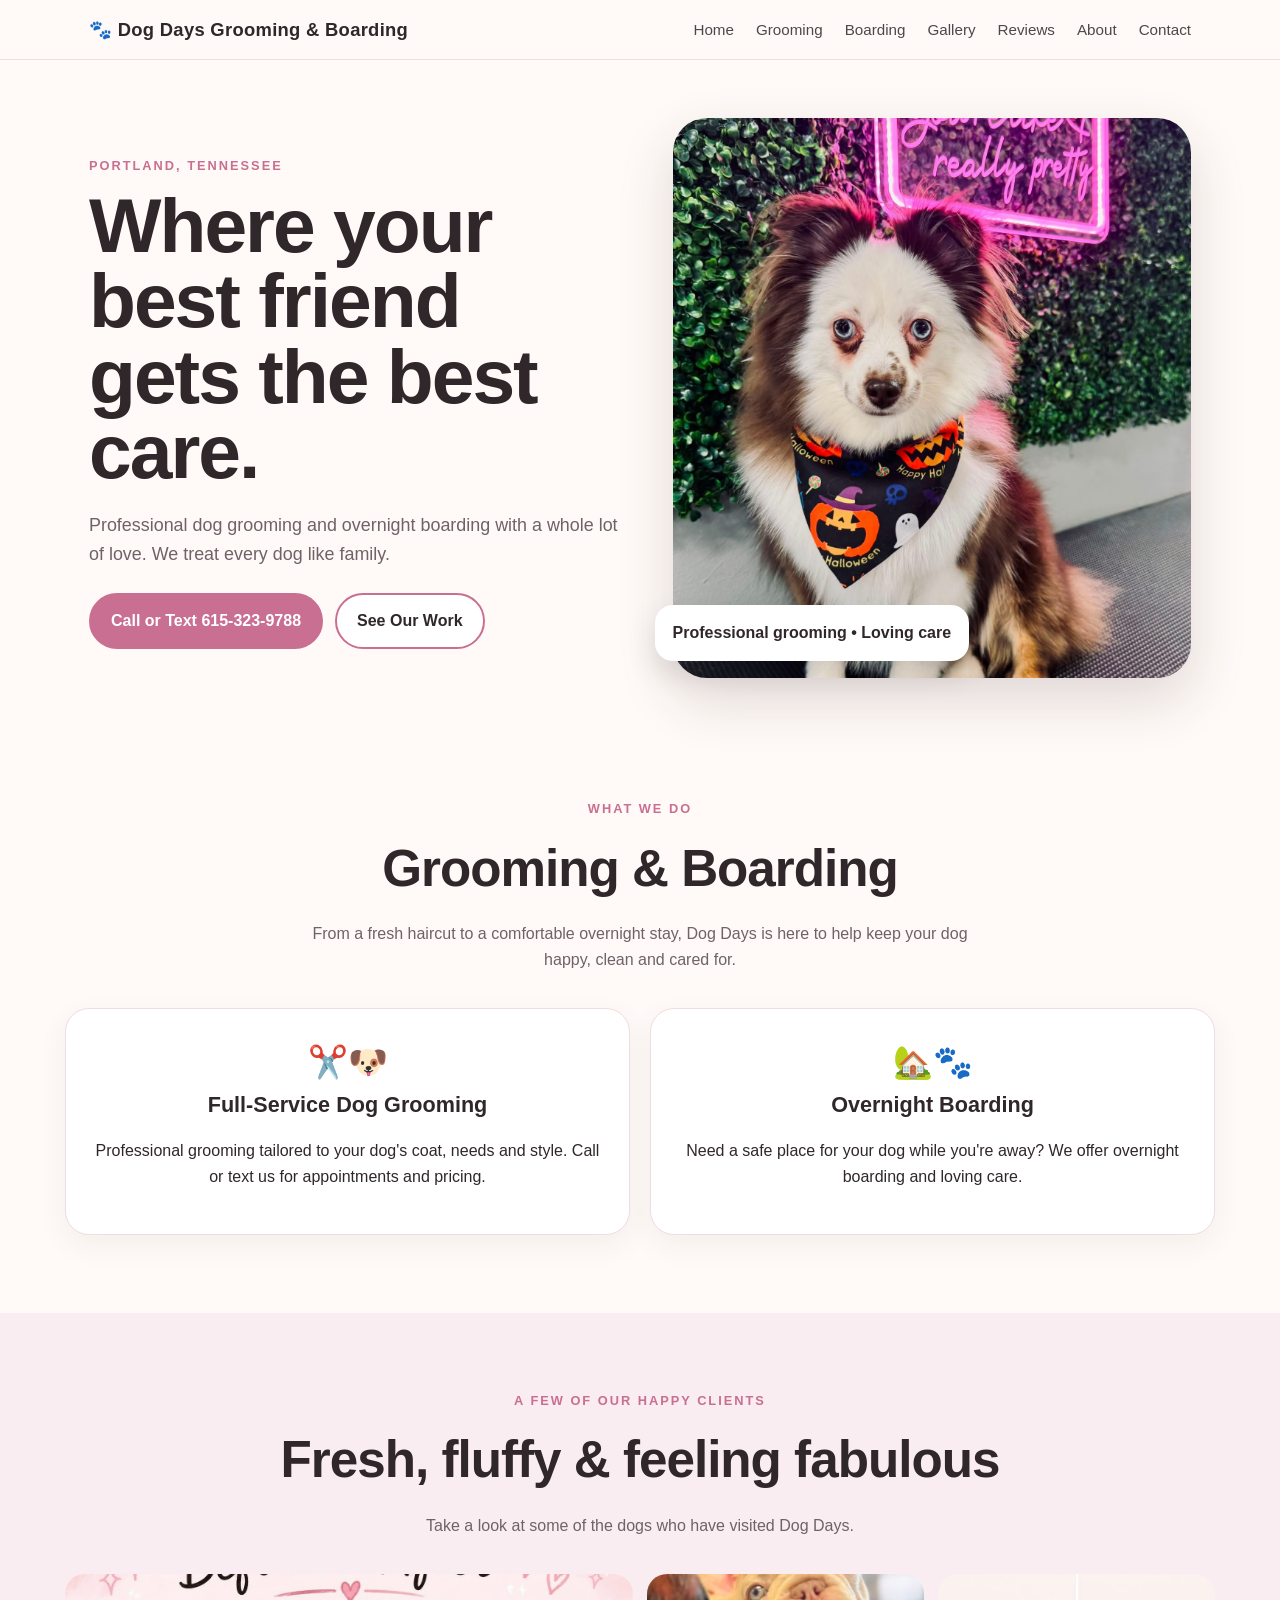
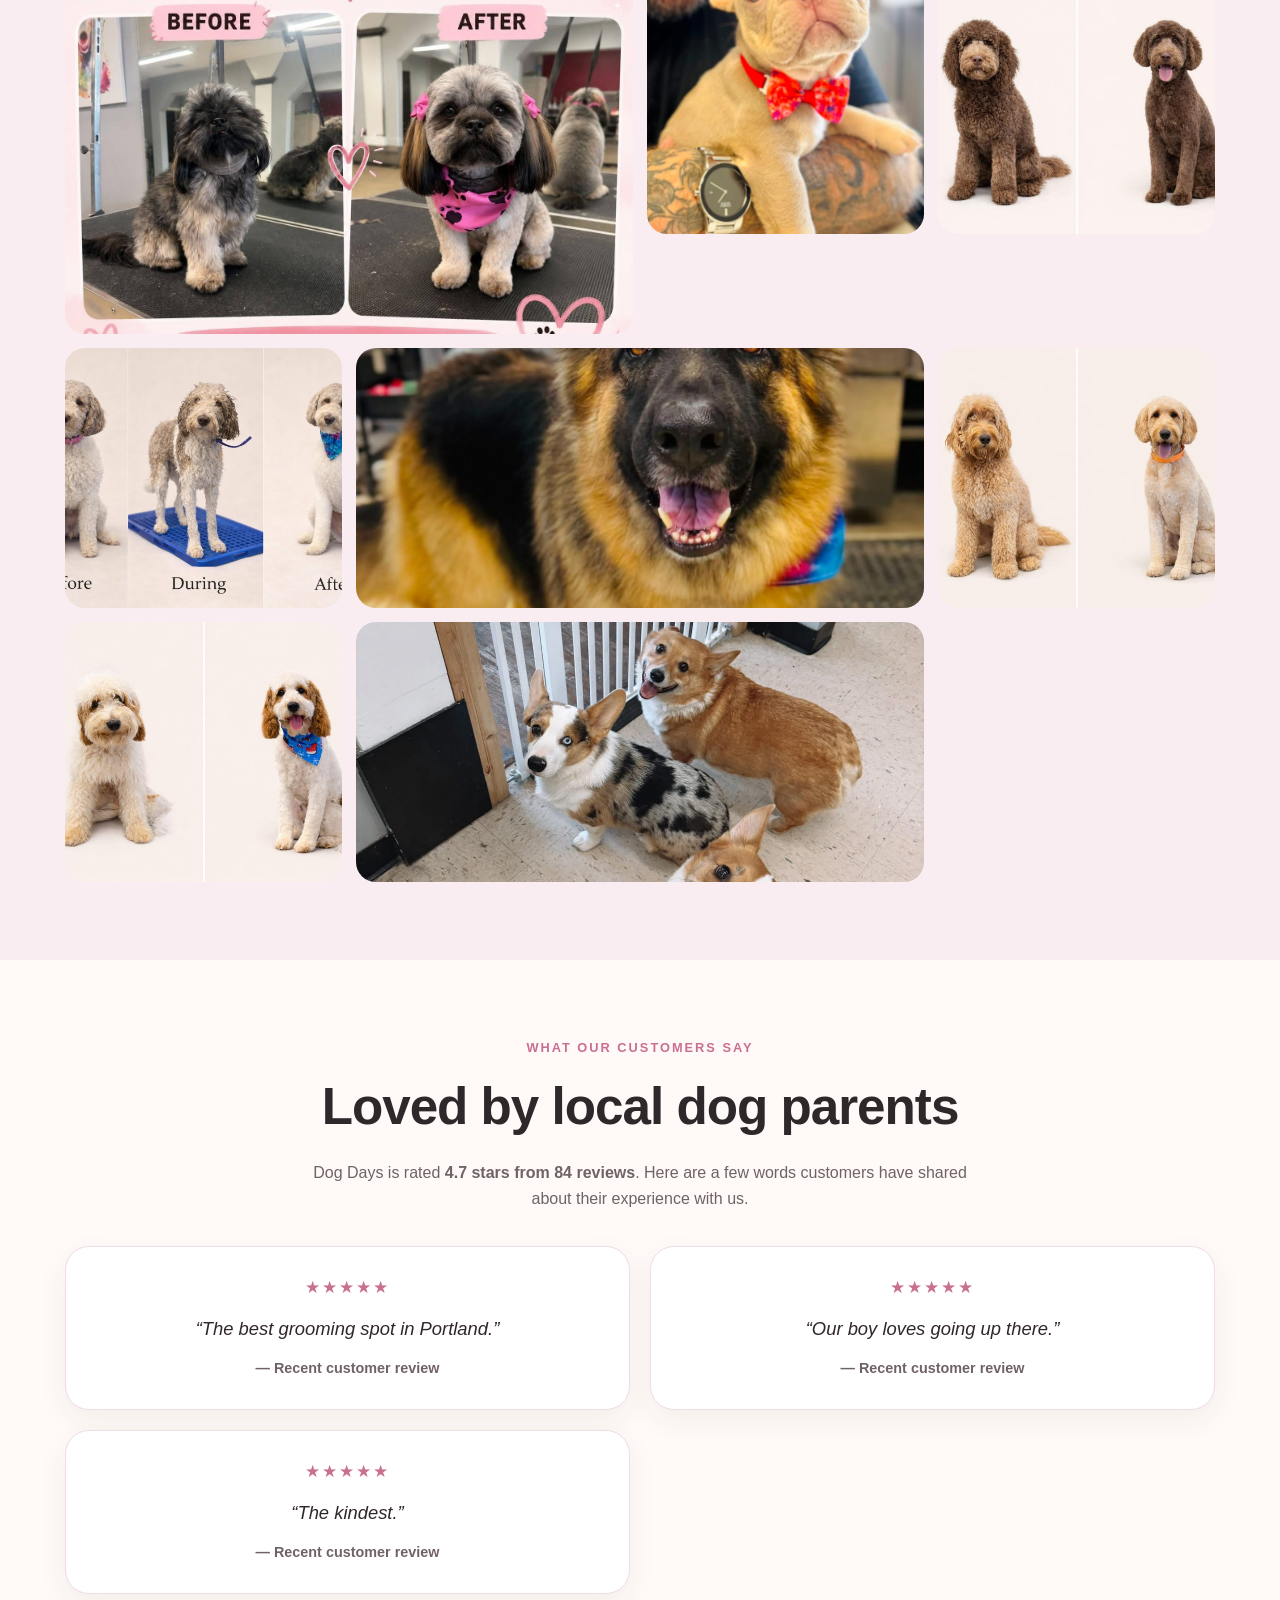
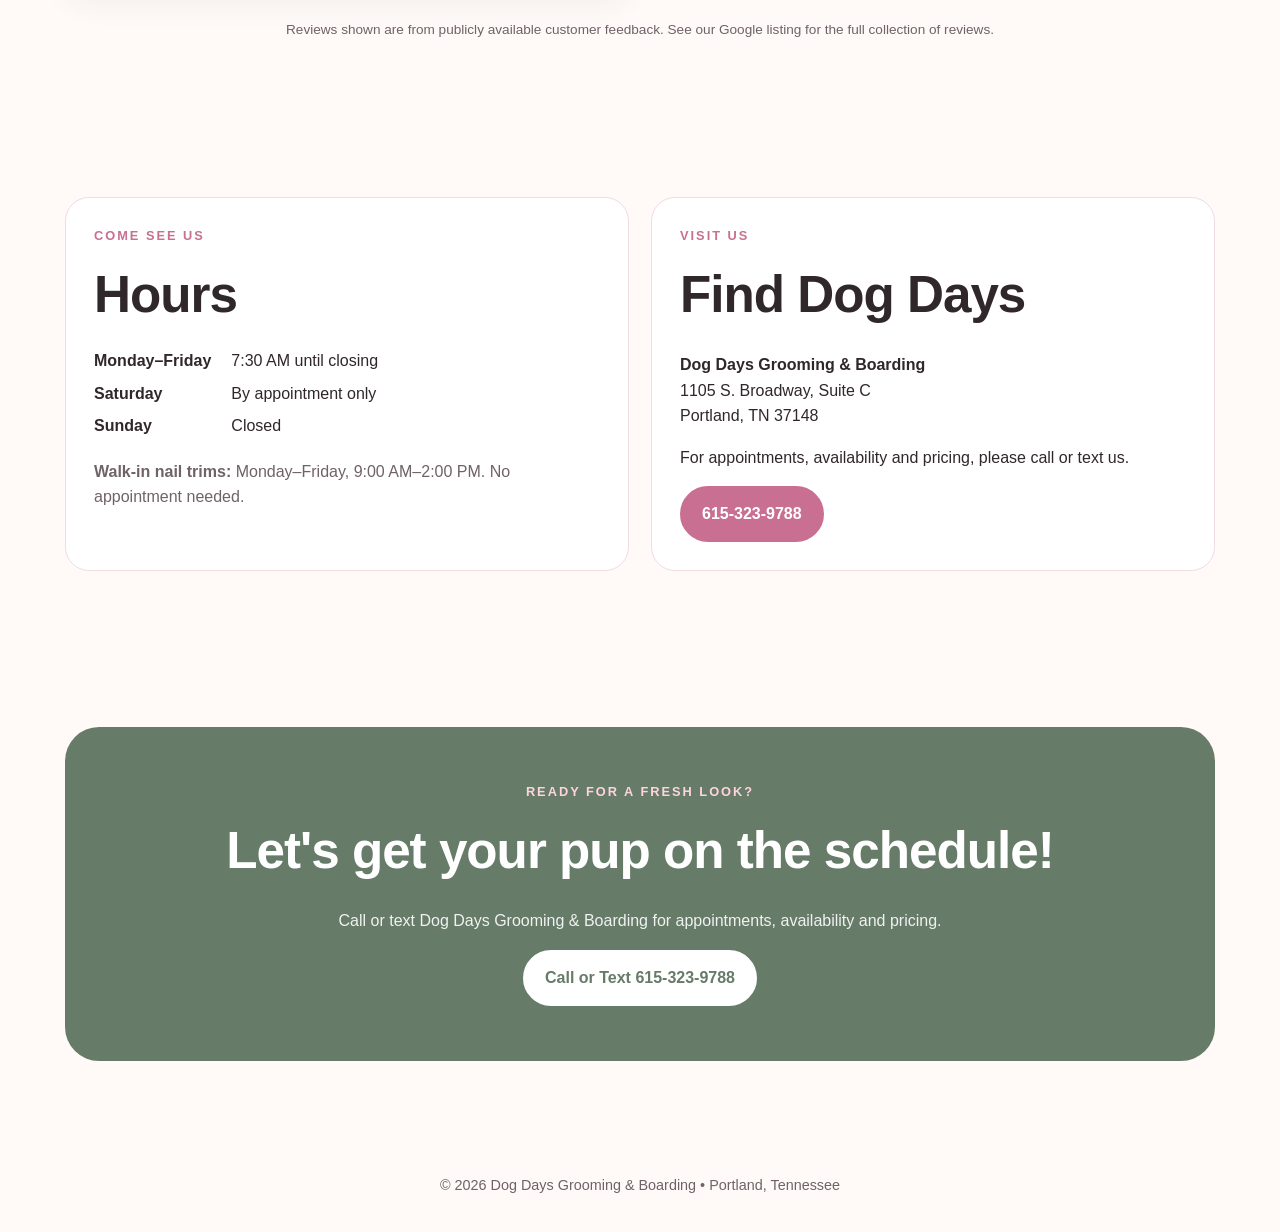
<file: index.html>
<!DOCTYPE html>
<html lang="en">
<head>
<meta charset="UTF-8">
<meta name="viewport" content="width=device-width, initial-scale=1.0">
<title>Dog Days Grooming & Boarding | Portland, Tennessee</title>
<meta name="description" content="Dog Days Grooming & Boarding in Portland, Tennessee. Full-service dog grooming and overnight boarding. Call or text for appointments, availability and pricing.">
<style>
:root{
  --pink:#e9a0b8; --pink-dark:#c96f91; --cream:#fffaf7;
  --ink:#30272b; --muted:#6f6268; --green:#667b68; --white:#fff;
}
*{box-sizing:border-box} html{scroll-behavior:smooth}
body{margin:0;font-family:Arial,Helvetica,sans-serif;color:var(--ink);background:var(--cream);line-height:1.6}
a{color:inherit;text-decoration:none}
.nav{position:sticky;top:0;z-index:10;background:rgba(255,250,247,.96);backdrop-filter:blur(10px);border-bottom:1px solid #f0dce3}
.nav-inner{max-width:1150px;margin:auto;padding:15px 24px;display:flex;align-items:center;justify-content:space-between;gap:20px}
.brand{font-weight:800;font-size:1.15rem;letter-spacing:.3px}
.brand span{color:var(--pink-dark)}
.navlinks{display:flex;gap:22px;font-size:.95rem;color:#51464b}
.navlinks a:hover{color:var(--pink-dark)}
.hero{max-width:1150px;margin:auto;padding:58px 24px 35px;display:grid;grid-template-columns:1.02fr .98fr;gap:44px;align-items:center}
.kicker{color:var(--pink-dark);font-weight:800;text-transform:uppercase;letter-spacing:2px;font-size:.8rem}
h1{font-size:clamp(2.8rem,6vw,5.4rem);line-height:.98;margin:12px 0 22px;letter-spacing:-2px}
.hero p{font-size:1.12rem;color:var(--muted);max-width:560px}
.buttons{display:flex;gap:12px;flex-wrap:wrap;margin-top:25px}
.btn{display:inline-block;padding:13px 20px;border-radius:999px;font-weight:800;border:2px solid var(--pink-dark)}
.btn.primary{background:var(--pink-dark);color:white}
.btn.secondary{background:white}
.hero-photo{position:relative}
.hero-photo img{width:100%;height:560px;object-fit:cover;border-radius:34px;box-shadow:0 22px 55px rgba(61,37,45,.16)}
.badge{position:absolute;left:-18px;bottom:25px;background:white;padding:15px 18px;border-radius:18px;box-shadow:0 12px 30px rgba(0,0,0,.12);font-weight:800}
section{padding:78px 24px}
.section-inner{max-width:1150px;margin:auto}
.center{text-align:center}
h2{font-size:clamp(2rem,4vw,3.2rem);margin:8px 0 12px;letter-spacing:-1px}
.lead{max-width:680px;margin:0 auto 35px;color:var(--muted)}
.cards{display:grid;grid-template-columns:repeat(2,1fr);gap:20px}
.card{background:white;border:1px solid #f0dce3;border-radius:24px;padding:28px;box-shadow:0 10px 30px rgba(75,45,54,.06)}
.card h3{margin:0 0 8px;font-size:1.35rem}
.icon{font-size:2rem}
.alt{background:#f9edf1}
.gallery{display:grid;grid-template-columns:repeat(4,1fr);gap:14px}
.gallery img{width:100%;height:260px;object-fit:cover;border-radius:20px;display:block}
.gallery img.tall{height:360px}
.gallery .wide{grid-column:span 2}
.info{display:grid;grid-template-columns:1fr 1fr;gap:22px}
.info-box{background:white;border-radius:24px;padding:28px;border:1px solid #f0dce3}
.hours{display:grid;grid-template-columns:auto 1fr;gap:7px 20px}
.hours strong{white-space:nowrap}
.cta{background:var(--green);color:white;border-radius:34px;padding:55px 30px;text-align:center}
.cta p{opacity:.9}
footer{padding:35px 24px;text-align:center;color:var(--muted);font-size:.9rem}
.stars{color:var(--pink-dark);letter-spacing:2px;font-size:1.05rem}.review-card p{font-size:1.15rem;font-style:italic;margin:12px 0}.review-card strong{font-size:.9rem;color:var(--muted)}.review-note{margin:25px auto 0;color:var(--muted);font-size:.85rem;max-width:720px}
@media(max-width:800px){
 .nav-inner{align-items:flex-start}.navlinks{display:none}
 .hero{grid-template-columns:1fr;padding-top:35px}.hero-photo img{height:430px}.badge{left:10px}
 .cards,.info{grid-template-columns:1fr}.gallery{grid-template-columns:repeat(2,1fr)}
 .gallery img,.gallery img.tall{height:240px}.gallery .wide{grid-column:span 2}
}
</style>
</head>
<body>

<nav class="nav"><div class="nav-inner">
<a class="brand" href="index.html"><span>🐾</span> Dog Days Grooming & Boarding</a>
<div class="navlinks">
<a href="index.html">Home</a><a href="grooming.html">Grooming</a><a href="boarding.html">Boarding</a><a href="gallery.html">Gallery</a><a href="#reviews">Reviews</a><a href="about.html">About</a><a href="contact.html">Contact</a>
</div></div></nav>

<header class="hero">
  <div>
    <div class="kicker">Portland, Tennessee</div>
    <h1>Where your best friend gets the best care.</h1>
    <p>Professional dog grooming and overnight boarding with a whole lot of love. We treat every dog like family.</p>
    <div class="buttons">
      <a class="btn primary" href="tel:6153239788">Call or Text 615-323-9788</a>
      <a class="btn secondary" href="#gallery">See Our Work</a>
    </div>
  </div>
  <div class="hero-photo">
    <img src="images/dog-1.jpeg" alt="Happy freshly groomed dog at Dog Days Grooming & Boarding">
    <div class="badge">Professional grooming • Loving care</div>
  </div>
</header>

<section id="services">
  <div class="section-inner center">
    <div class="kicker">What we do</div>
    <h2>Grooming & Boarding</h2>
    <p class="lead">From a fresh haircut to a comfortable overnight stay, Dog Days is here to help keep your dog happy, clean and cared for.</p>
    <div class="cards">
      <div class="card">
        <div class="icon">✂️🐶</div>
        <h3>Full-Service Dog Grooming</h3>
        <p>Professional grooming tailored to your dog's coat, needs and style. Call or text us for appointments and pricing.</p>
      </div>
      <div class="card">
        <div class="icon">🏡🐾</div>
        <h3>Overnight Boarding</h3>
        <p>Need a safe place for your dog while you're away? We offer overnight boarding and loving care.</p>
      </div>
    </div>
  </div>
</section>

<section class="alt" id="gallery">
  <div class="section-inner center">
    <div class="kicker">A few of our happy clients</div>
    <h2>Fresh, fluffy & feeling fabulous</h2>
    <p class="lead">Take a look at some of the dogs who have visited Dog Days.</p>
    <div class="gallery">
      <img class="wide tall" src="images/dog-3.jpeg" alt="Grooming before and after">
      <img src="images/dog-4.jpeg" alt="Freshly groomed puppy">
      <img src="images/dog-5.jpeg" alt="Dog grooming transformation">
      <img src="images/dog-6.jpeg" alt="Grooming transformation">
      <img class="wide" src="images/dog-7.jpeg" alt="Happy German Shepherd after grooming">
      <img src="images/dog-8.jpeg" alt="Grooming before and after">
      <img src="images/dog-9.jpeg" alt="Grooming before and after">
      <img class="wide" src="images/dog-10.jpeg" alt="Happy dogs at Dog Days">
    </div>
  </div>
</section>

<section id="reviews">
  <div class="section-inner center">
    <div class="kicker">What our customers say</div>
    <h2>Loved by local dog parents</h2>
    <p class="lead">Dog Days is rated <strong>4.7 stars from 84 reviews</strong>. Here are a few words customers have shared about their experience with us.</p>
    <div class="cards">
      <div class="card review-card">
        <div class="stars">★★★★★</div>
        <p>“The best grooming spot in Portland.”</p>
        <strong>— Recent customer review</strong>
      </div>
      <div class="card review-card">
        <div class="stars">★★★★★</div>
        <p>“Our boy loves going up there.”</p>
        <strong>— Recent customer review</strong>
      </div>
      <div class="card review-card">
        <div class="stars">★★★★★</div>
        <p>“The kindest.”</p>
        <strong>— Recent customer review</strong>
      </div>
    </div>
    <p class="review-note">Reviews shown are from publicly available customer feedback. See our Google listing for the full collection of reviews.</p>
  </div>
</section>

<section id="hours">
  <div class="section-inner info">
    <div class="info-box">
      <div class="kicker">Come see us</div>
      <h2>Hours</h2>
      <div class="hours">
        <strong>Monday–Friday</strong><span>7:30 AM until closing</span>
        <strong>Saturday</strong><span>By appointment only</span>
        <strong>Sunday</strong><span>Closed</span>
      </div>
      <p style="color:var(--muted);margin-top:20px"><strong>Walk-in nail trims:</strong> Monday–Friday, 9:00 AM–2:00 PM. No appointment needed.</p>
    </div>
    <div class="info-box">
      <div class="kicker">Visit us</div>
      <h2>Find Dog Days</h2>
      <p><strong>Dog Days Grooming & Boarding</strong><br>1105 S. Broadway, Suite C<br>Portland, TN 37148</p>
      <p>For appointments, availability and pricing, please call or text us.</p>
      <a class="btn primary" href="tel:6153239788">615-323-9788</a>
    </div>
  </div>
</section>

<section id="contact">
  <div class="section-inner">
    <div class="cta">
      <div class="kicker" style="color:#ffd4df">Ready for a fresh look?</div>
      <h2>Let's get your pup on the schedule!</h2>
      <p>Call or text Dog Days Grooming & Boarding for appointments, availability and pricing.</p>
      <a class="btn" style="background:white;color:var(--green);border-color:white" href="tel:6153239788">Call or Text 615-323-9788</a>
    </div>
  </div>
</section>

<footer>
  © 2026 Dog Days Grooming & Boarding • Portland, Tennessee
</footer>
</body>
</html>
</file>
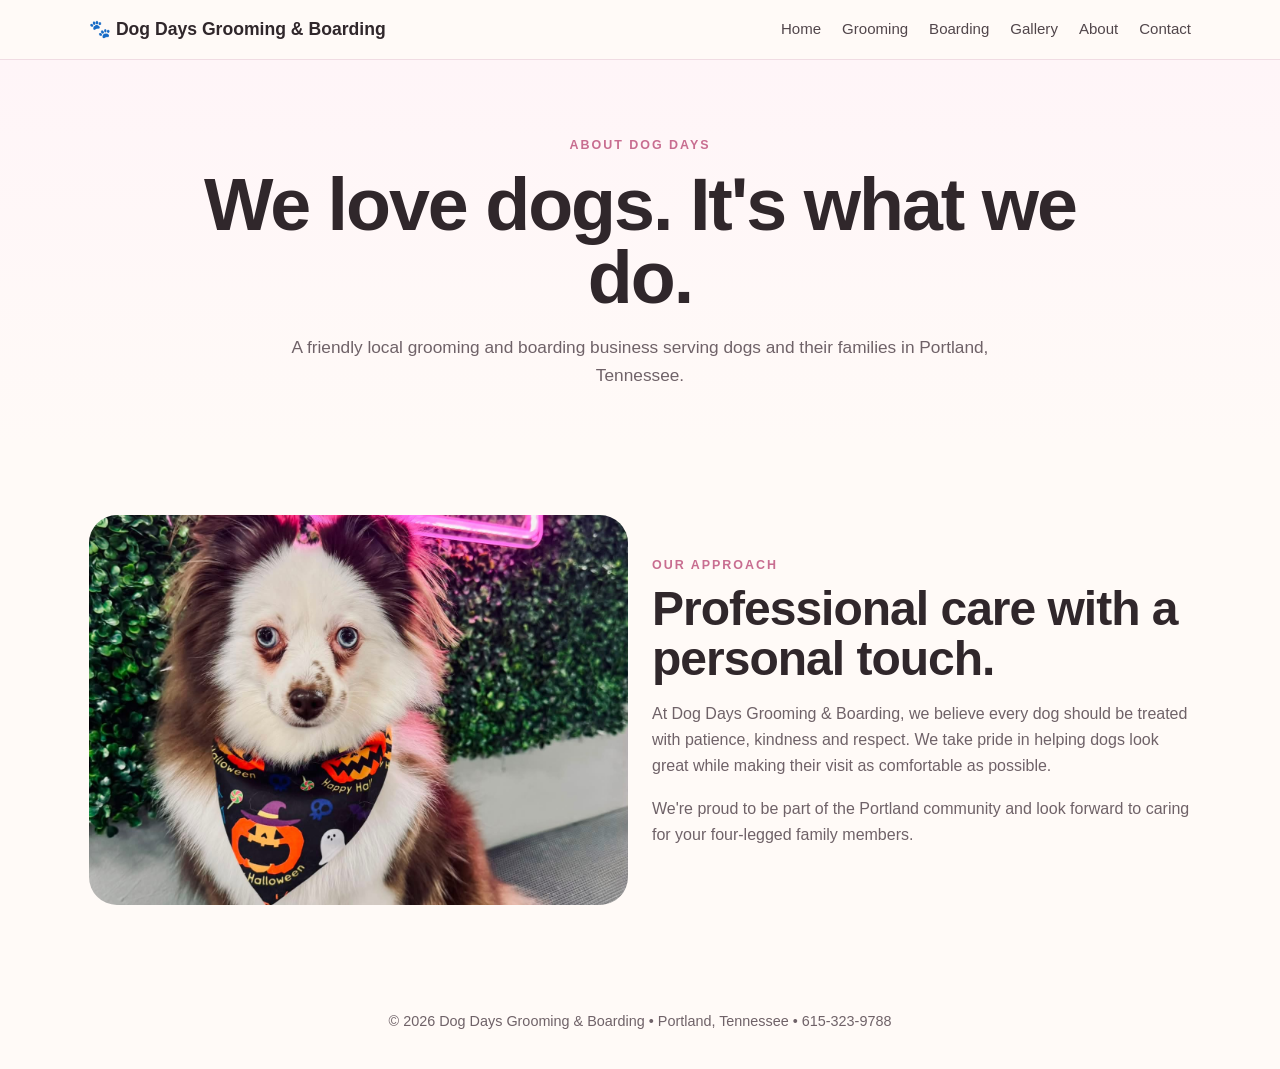
<file: about.html>
<!DOCTYPE html><html lang="en"><head><meta charset="UTF-8"><meta name="viewport" content="width=device-width,initial-scale=1.0"><title>About Us | Dog Days Grooming & Boarding</title><link rel="stylesheet" href="style.css"></head><body><nav class="nav"><div class="nav-inner">
<a class="brand" href="index.html"><span>🐾</span> Dog Days Grooming & Boarding</a>
<div class="navlinks">
<a href="index.html">Home</a><a href="grooming.html">Grooming</a><a href="boarding.html">Boarding</a><a href="gallery.html">Gallery</a><a href="about.html">About</a><a href="contact.html">Contact</a>
</div></div></nav>
<header class="page-hero"><div class="kicker">About Dog Days</div><h1>We love dogs. It's what we do.</h1><p>A friendly local grooming and boarding business serving dogs and their families in Portland, Tennessee.</p></header>
<main class="wrap">
<div class="grid2" style="align-items:center"><img class="photo" src="images/dog-1.jpeg" alt="Happy groomed dog"><div><div class="kicker">Our approach</div><h2>Professional care with a personal touch.</h2><p class="muted">At Dog Days Grooming & Boarding, we believe every dog should be treated with patience, kindness and respect. We take pride in helping dogs look great while making their visit as comfortable as possible.</p><p class="muted">We're proud to be part of the Portland community and look forward to caring for your four-legged family members.</p></div></div>
</main><footer>© 2026 Dog Days Grooming & Boarding • Portland, Tennessee • 615-323-9788</footer></body></html>
</file>
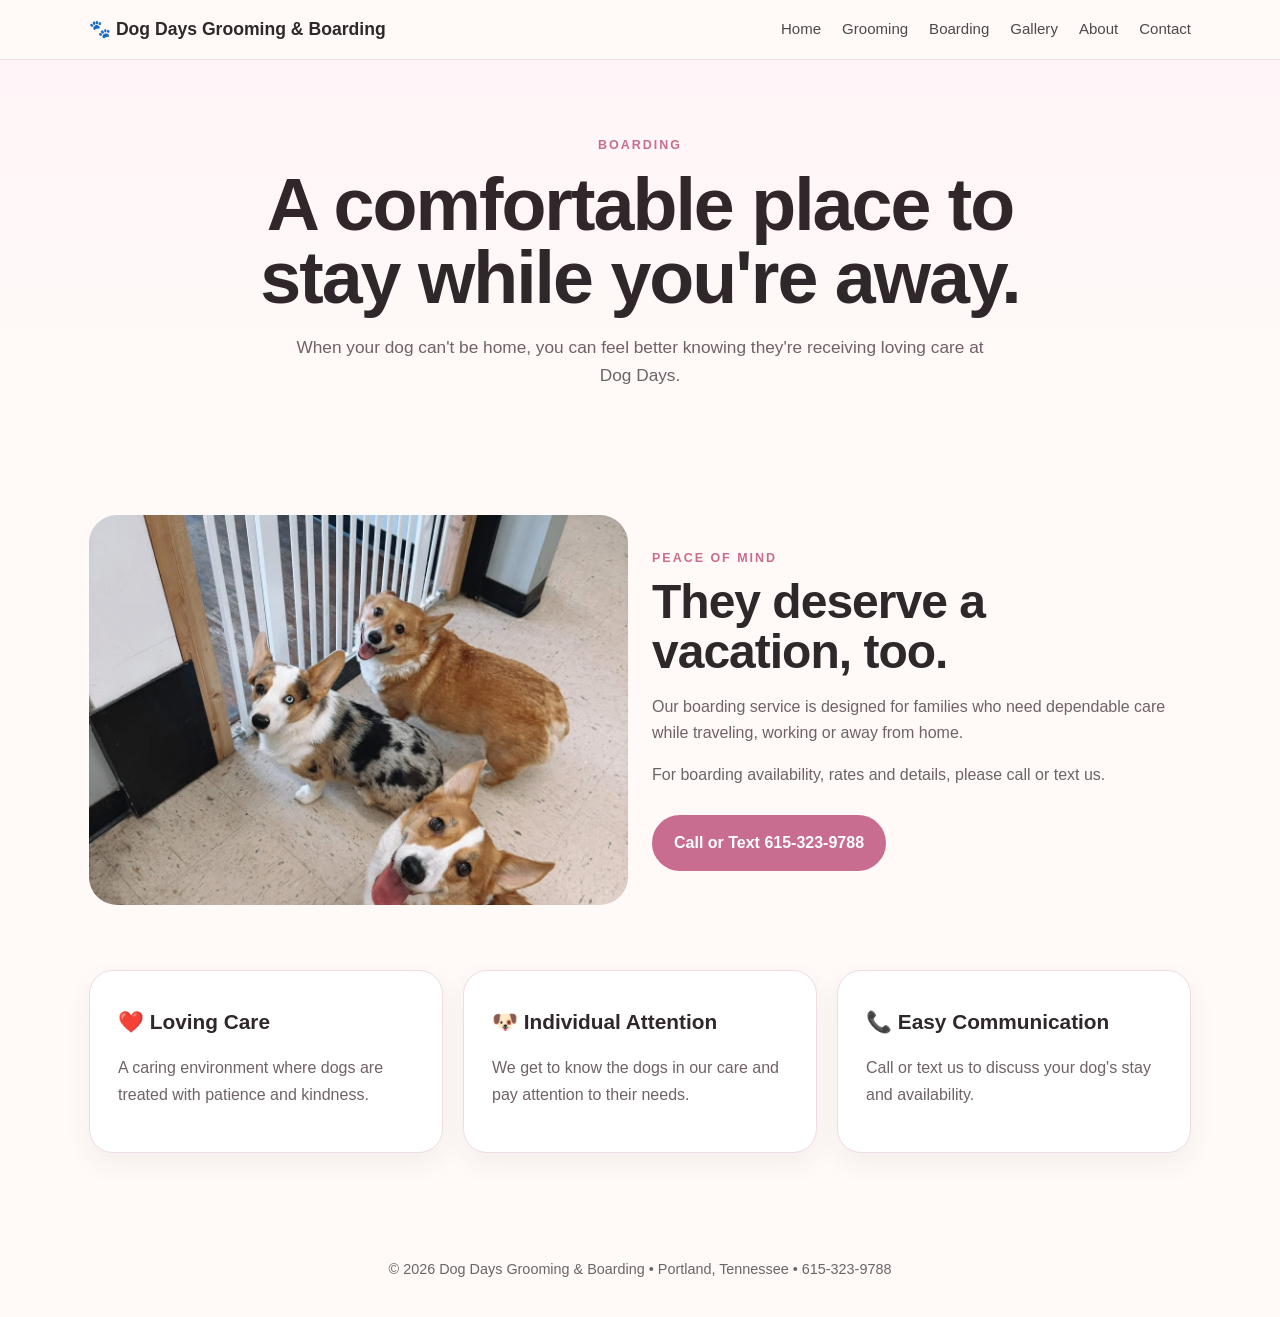
<file: boarding.html>
<!DOCTYPE html><html lang="en"><head><meta charset="UTF-8"><meta name="viewport" content="width=device-width,initial-scale=1.0"><title>Dog Boarding | Dog Days Grooming & Boarding</title><link rel="stylesheet" href="style.css"></head><body><nav class="nav"><div class="nav-inner">
<a class="brand" href="index.html"><span>🐾</span> Dog Days Grooming & Boarding</a>
<div class="navlinks">
<a href="index.html">Home</a><a href="grooming.html">Grooming</a><a href="boarding.html">Boarding</a><a href="gallery.html">Gallery</a><a href="about.html">About</a><a href="contact.html">Contact</a>
</div></div></nav>
<header class="page-hero"><div class="kicker">Boarding</div><h1>A comfortable place to stay while you're away.</h1><p>When your dog can't be home, you can feel better knowing they're receiving loving care at Dog Days.</p></header>
<main class="wrap">
<div class="grid2" style="align-items:center"><img class="photo" src="images/dog-10.jpeg" alt="Happy dogs at Dog Days"><div><div class="kicker">Peace of mind</div><h2>They deserve a vacation, too.</h2><p class="muted">Our boarding service is designed for families who need dependable care while traveling, working or away from home.</p><p class="muted">For boarding availability, rates and details, please call or text us.</p><a class="btn primary" href="tel:6153239788">Call or Text 615-323-9788</a></div></div>
<section style="margin-top:65px"><div class="grid3"><div class="card"><h3>❤️ Loving Care</h3><p class="muted">A caring environment where dogs are treated with patience and kindness.</p></div><div class="card"><h3>🐶 Individual Attention</h3><p class="muted">We get to know the dogs in our care and pay attention to their needs.</p></div><div class="card"><h3>📞 Easy Communication</h3><p class="muted">Call or text us to discuss your dog's stay and availability.</p></div></div></section>
</main><footer>© 2026 Dog Days Grooming & Boarding • Portland, Tennessee • 615-323-9788</footer></body></html>
</file>
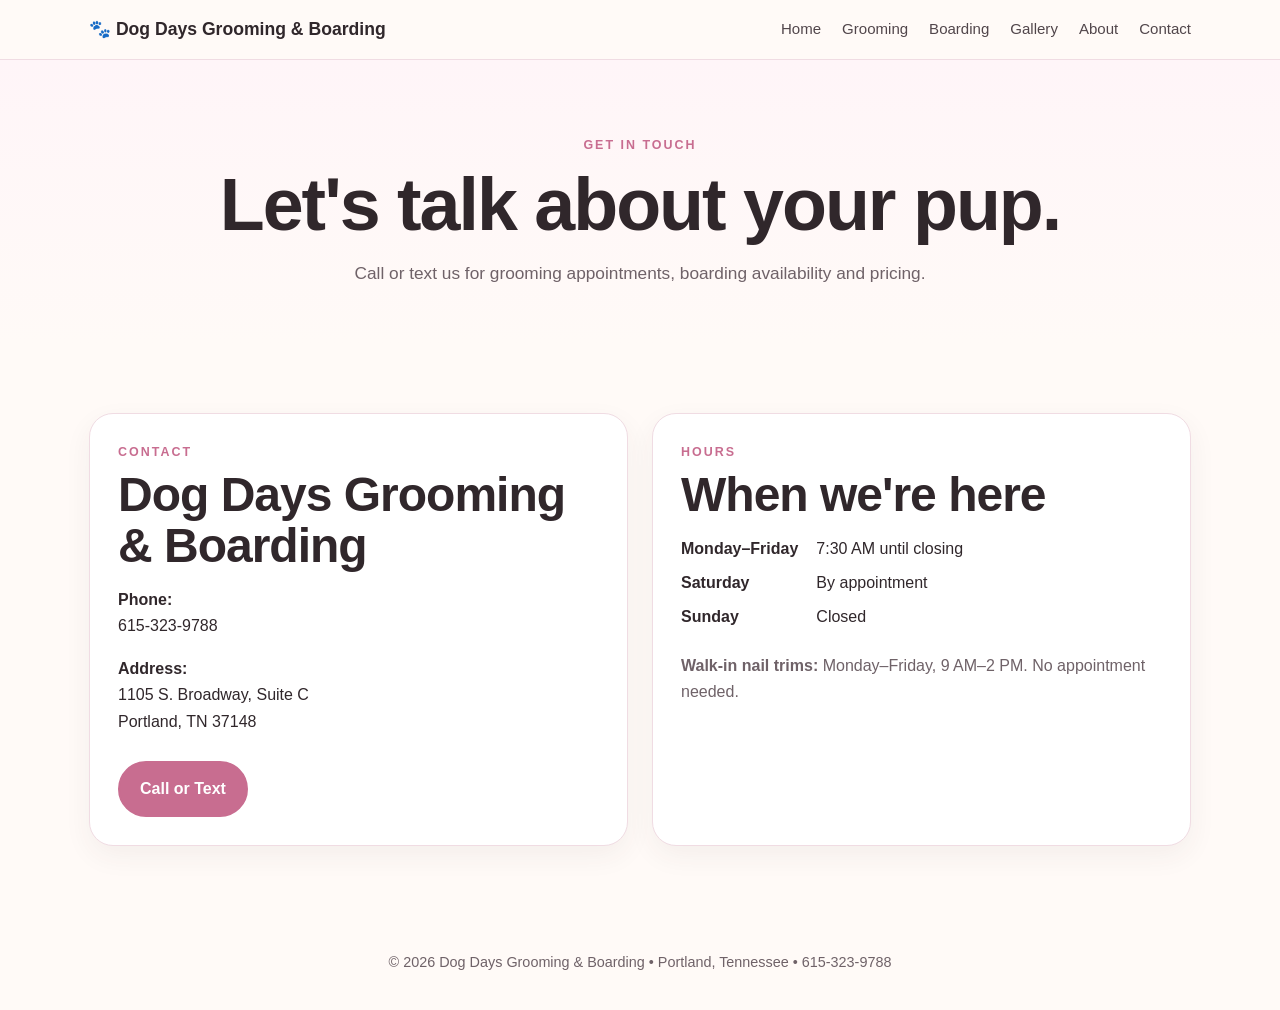
<file: contact.html>
<!DOCTYPE html><html lang="en"><head><meta charset="UTF-8"><meta name="viewport" content="width=device-width,initial-scale=1.0"><title>Contact | Dog Days Grooming & Boarding</title><link rel="stylesheet" href="style.css"></head><body><nav class="nav"><div class="nav-inner">
<a class="brand" href="index.html"><span>🐾</span> Dog Days Grooming & Boarding</a>
<div class="navlinks">
<a href="index.html">Home</a><a href="grooming.html">Grooming</a><a href="boarding.html">Boarding</a><a href="gallery.html">Gallery</a><a href="about.html">About</a><a href="contact.html">Contact</a>
</div></div></nav>
<header class="page-hero"><div class="kicker">Get in touch</div><h1>Let's talk about your pup.</h1><p>Call or text us for grooming appointments, boarding availability and pricing.</p></header>
<main class="wrap">
<div class="grid2">
<div class="card"><div class="kicker">Contact</div><h2>Dog Days Grooming & Boarding</h2><p><strong>Phone:</strong><br><a href="tel:6153239788">615-323-9788</a></p><p><strong>Address:</strong><br>1105 S. Broadway, Suite C<br>Portland, TN 37148</p><a class="btn primary" href="tel:6153239788">Call or Text</a></div>
<div class="card"><div class="kicker">Hours</div><h2>When we're here</h2><div class="hours"><strong>Monday–Friday</strong><span>7:30 AM until closing</span><strong>Saturday</strong><span>By appointment</span><strong>Sunday</strong><span>Closed</span></div><p class="muted" style="margin-top:22px"><strong>Walk-in nail trims:</strong> Monday–Friday, 9 AM–2 PM. No appointment needed.</p></div>
</div>
</main><footer>© 2026 Dog Days Grooming & Boarding • Portland, Tennessee • 615-323-9788</footer></body></html>
</file>
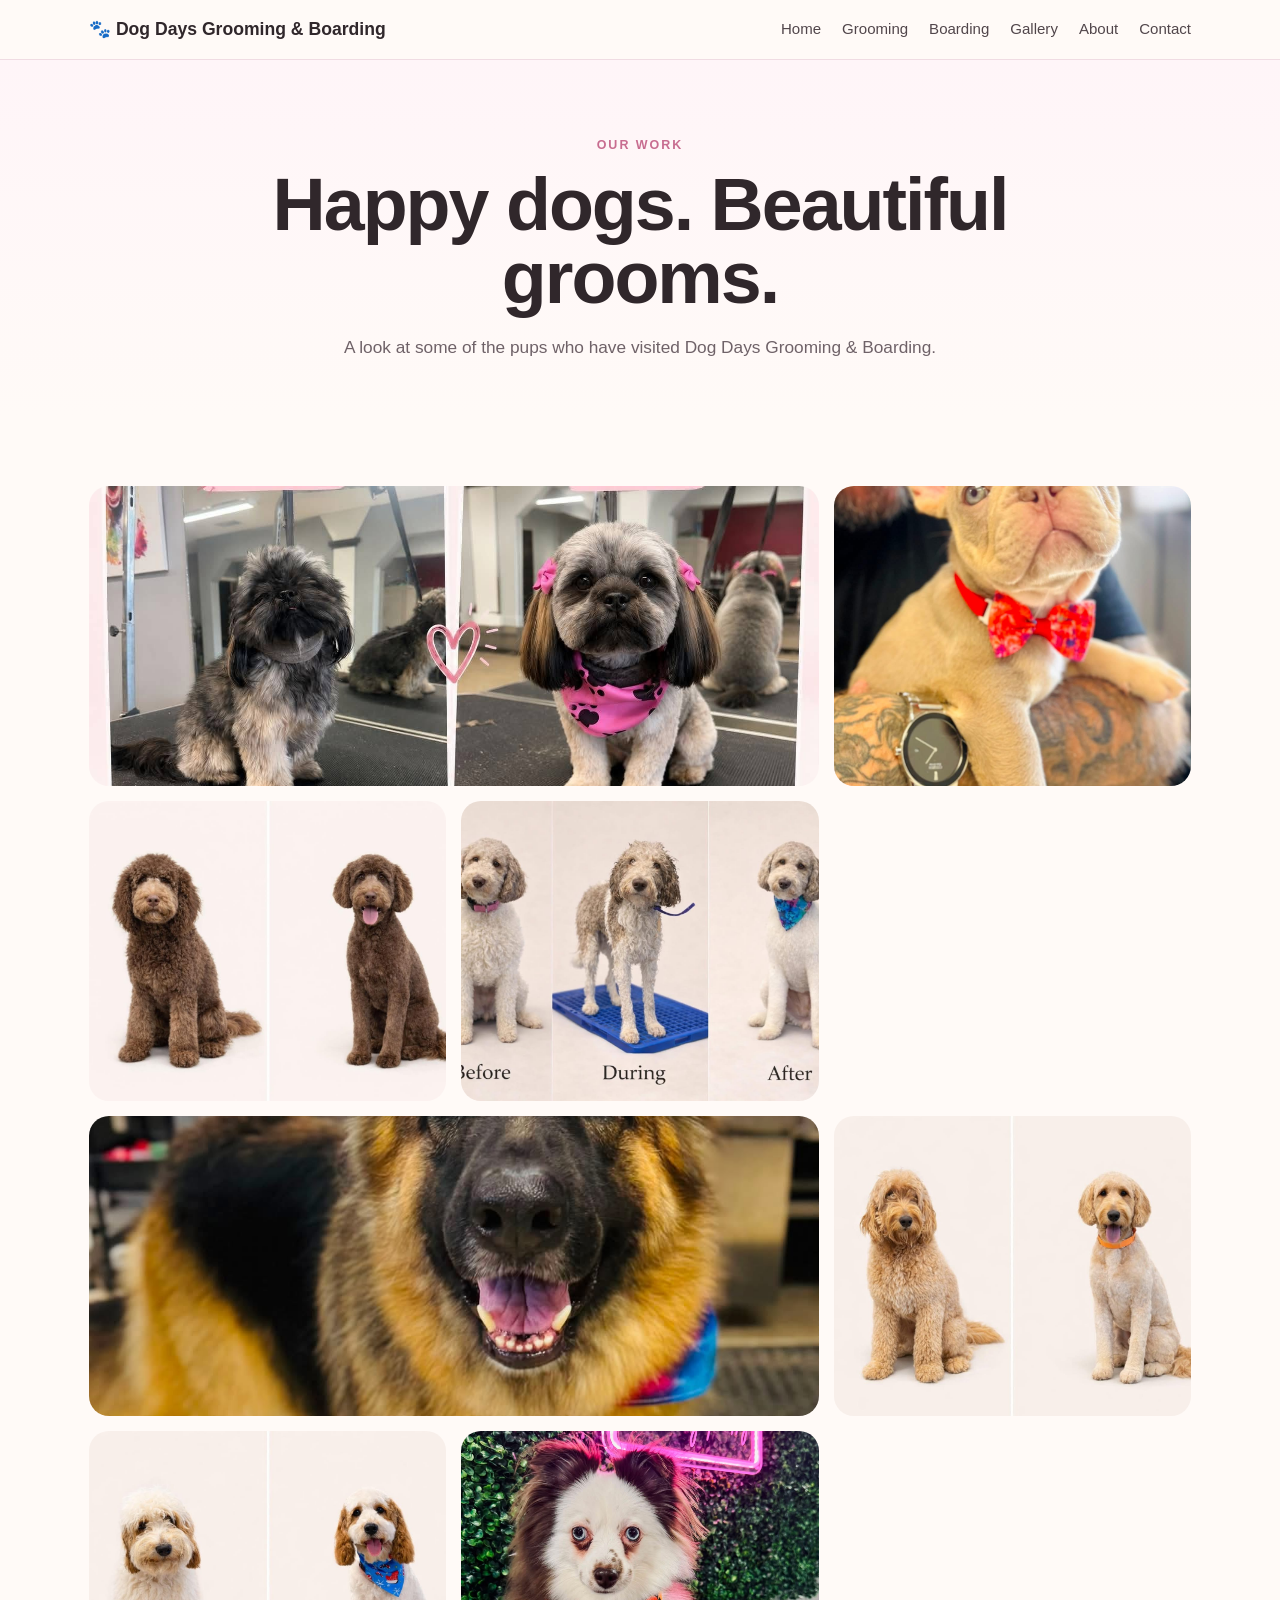
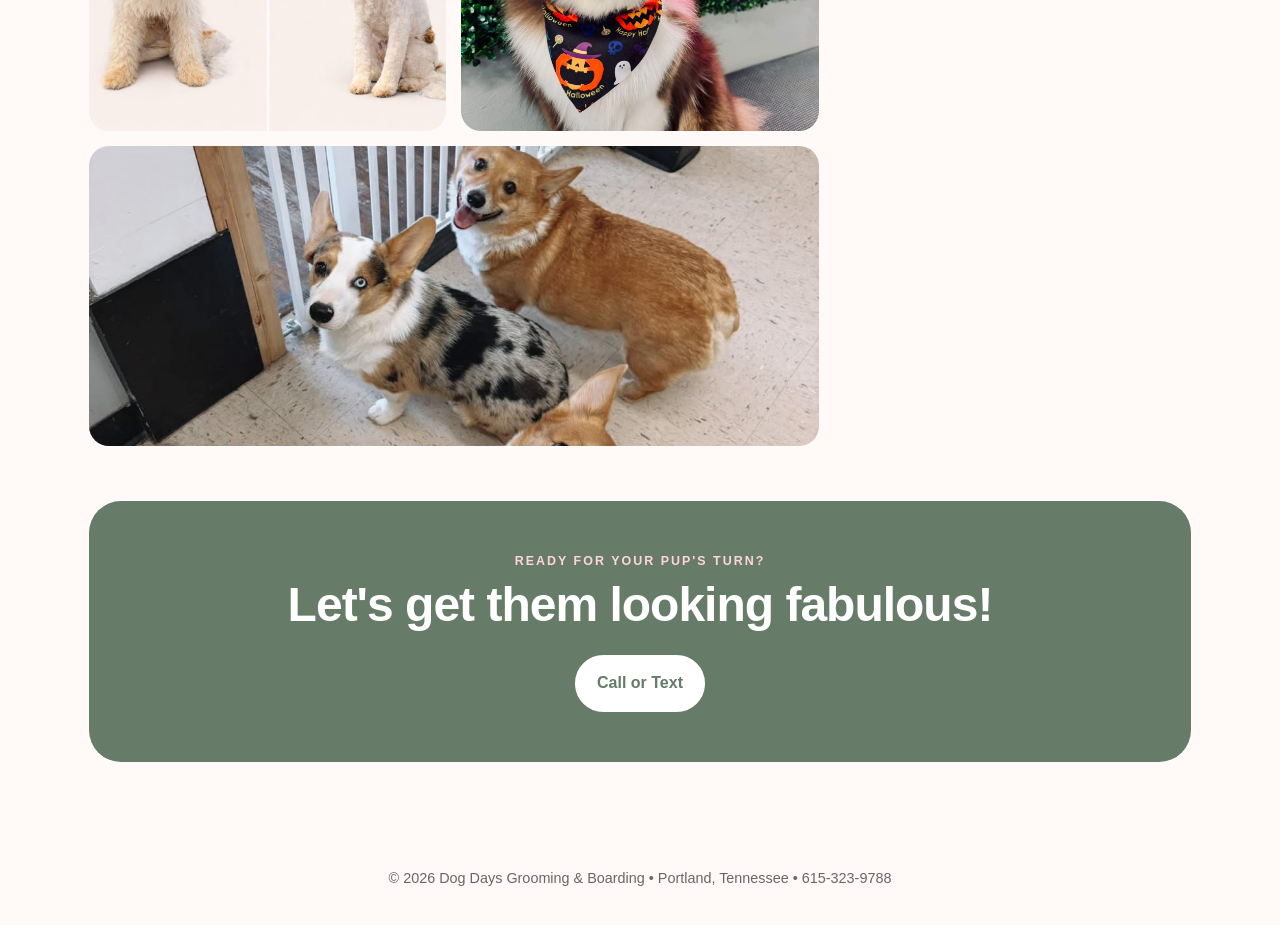
<file: gallery.html>
<!DOCTYPE html><html lang="en"><head><meta charset="UTF-8"><meta name="viewport" content="width=device-width,initial-scale=1.0"><title>Gallery | Dog Days Grooming & Boarding</title><link rel="stylesheet" href="style.css"></head><body><nav class="nav"><div class="nav-inner">
<a class="brand" href="index.html"><span>🐾</span> Dog Days Grooming & Boarding</a>
<div class="navlinks">
<a href="index.html">Home</a><a href="grooming.html">Grooming</a><a href="boarding.html">Boarding</a><a href="gallery.html">Gallery</a><a href="about.html">About</a><a href="contact.html">Contact</a>
</div></div></nav>
<header class="page-hero"><div class="kicker">Our work</div><h1>Happy dogs. Beautiful grooms.</h1><p>A look at some of the pups who have visited Dog Days Grooming & Boarding.</p></header>
<main class="wrap">
<div class="gallery">
<img class="big" src="images/dog-3.jpeg" alt="Before and after grooming"><img src="images/dog-4.jpeg" alt="Freshly groomed puppy">
<img src="images/dog-5.jpeg" alt="Grooming transformation"><img src="images/dog-6.jpeg" alt="Grooming transformation">
<img class="big" src="images/dog-7.jpeg" alt="Happy German Shepherd"><img src="images/dog-8.jpeg" alt="Grooming before and after">
<img src="images/dog-9.jpeg" alt="Grooming before and after"><img src="images/dog-1.jpeg" alt="Happy groomed dog">
<img class="big" src="images/dog-10.jpeg" alt="Happy dogs at Dog Days">
</div>
<div class="cta" style="margin-top:55px"><div class="kicker">Ready for your pup's turn?</div><h2>Let's get them looking fabulous!</h2><a class="btn" style="background:white;color:var(--green);border-color:white" href="tel:6153239788">Call or Text</a></div>
</main><footer>© 2026 Dog Days Grooming & Boarding • Portland, Tennessee • 615-323-9788</footer></body></html>
</file>
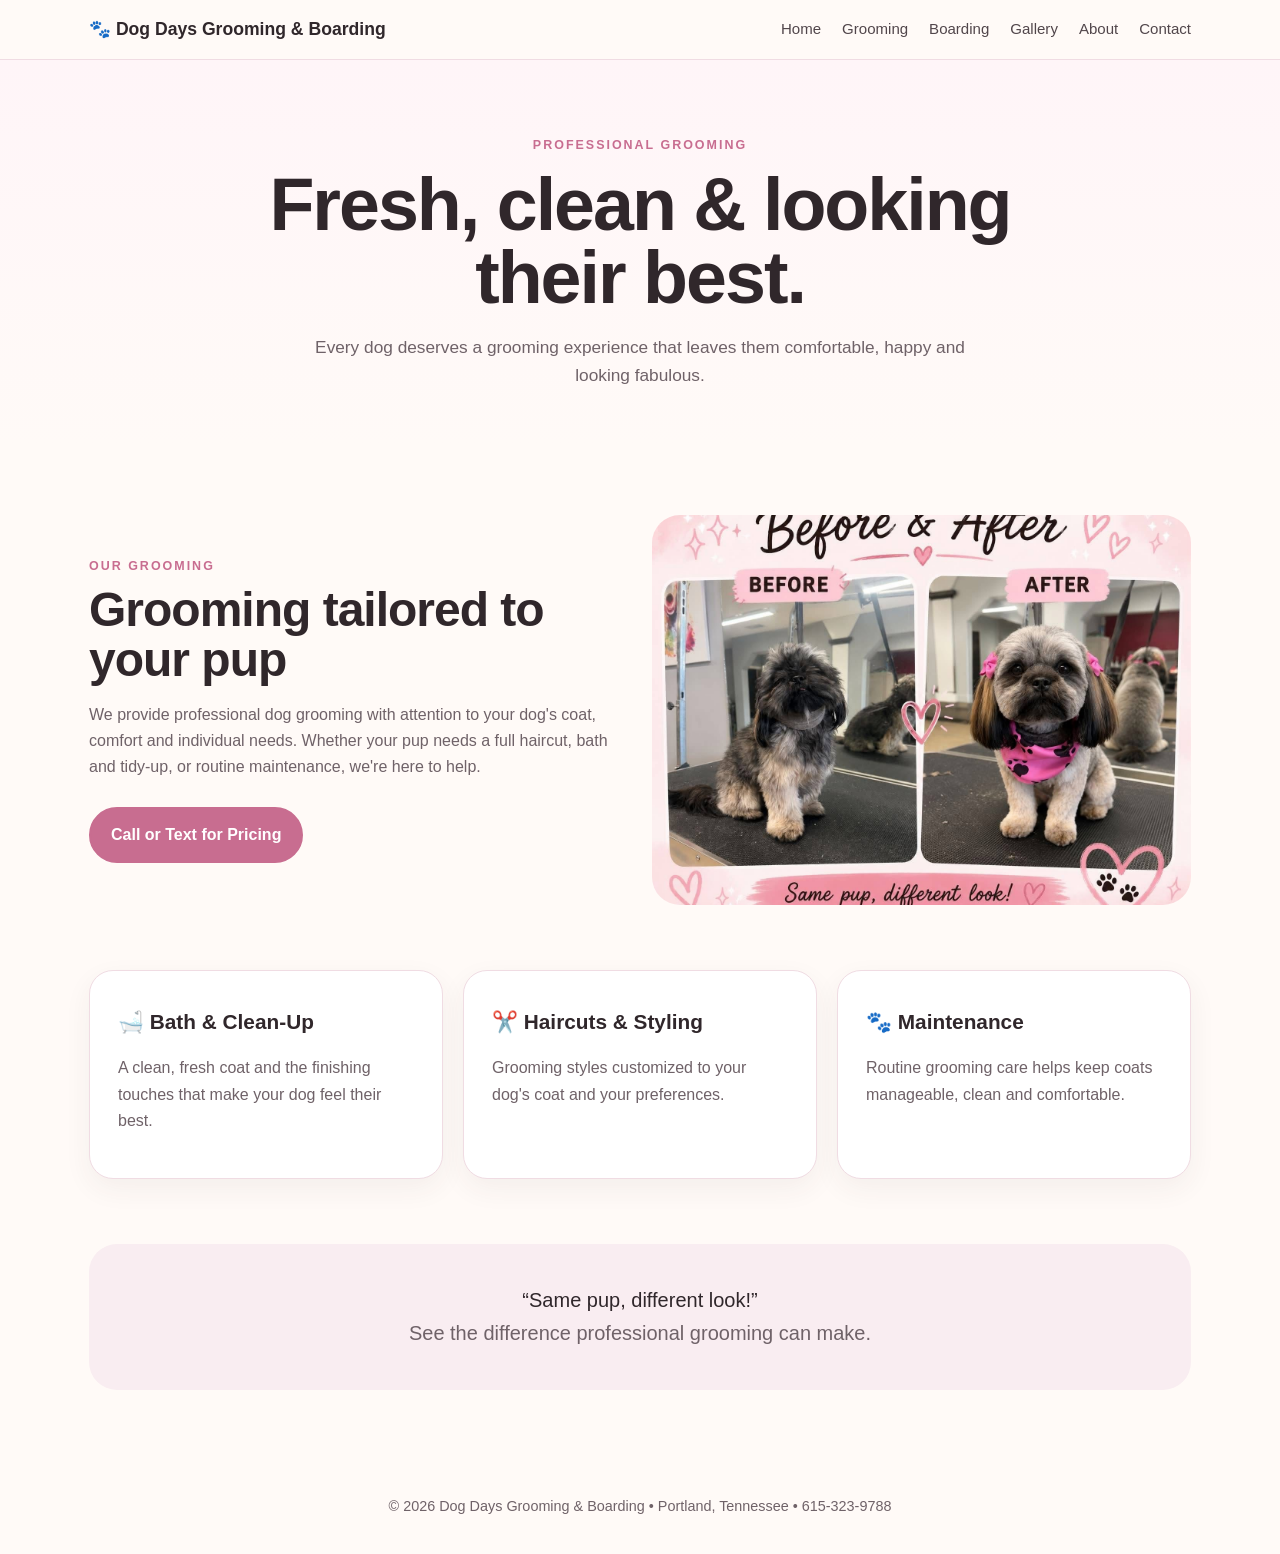
<file: grooming.html>
<!DOCTYPE html><html lang="en"><head><meta charset="UTF-8"><meta name="viewport" content="width=device-width,initial-scale=1.0"><title>Dog Grooming | Dog Days Grooming & Boarding</title><link rel="stylesheet" href="style.css"></head><body><nav class="nav"><div class="nav-inner">
<a class="brand" href="index.html"><span>🐾</span> Dog Days Grooming & Boarding</a>
<div class="navlinks">
<a href="index.html">Home</a><a href="grooming.html">Grooming</a><a href="boarding.html">Boarding</a><a href="gallery.html">Gallery</a><a href="about.html">About</a><a href="contact.html">Contact</a>
</div></div></nav>
<header class="page-hero"><div class="kicker">Professional grooming</div><h1>Fresh, clean & looking their best.</h1><p>Every dog deserves a grooming experience that leaves them comfortable, happy and looking fabulous.</p></header>
<main class="wrap">
<div class="grid2" style="align-items:center"><div><div class="kicker">Our grooming</div><h2>Grooming tailored to your pup</h2><p class="muted">We provide professional dog grooming with attention to your dog's coat, comfort and individual needs. Whether your pup needs a full haircut, bath and tidy-up, or routine maintenance, we're here to help.</p><a class="btn primary" href="tel:6153239788">Call or Text for Pricing</a></div><img class="photo" src="images/dog-3.jpeg" alt="Dog grooming transformation"></div>
<section style="margin-top:65px"><div class="grid3">
<div class="card"><h3>🛁 Bath & Clean-Up</h3><p class="muted">A clean, fresh coat and the finishing touches that make your dog feel their best.</p></div>
<div class="card"><h3>✂️ Haircuts & Styling</h3><p class="muted">Grooming styles customized to your dog's coat and your preferences.</p></div>
<div class="card"><h3>🐾 Maintenance</h3><p class="muted">Routine grooming care helps keep coats manageable, clean and comfortable.</p></div>
</div></section>
<section style="margin-top:65px"><div class="quote">“Same pup, different look!”<br><span class="muted">See the difference professional grooming can make.</span></div></section>
</main><footer>© 2026 Dog Days Grooming & Boarding • Portland, Tennessee • 615-323-9788</footer></body></html>
</file>
<file: style.css>
:root{--pink:#e49ab3;--pink-dark:#c86d90;--cream:#fffaf7;--ink:#30272b;--muted:#6f6268;--green:#667b68;--white:#fff;--line:#f0dce3}
*{box-sizing:border-box}html{scroll-behavior:smooth}body{margin:0;font-family:Arial,Helvetica,sans-serif;color:var(--ink);background:var(--cream);line-height:1.65}a{text-decoration:none;color:inherit}.nav{position:sticky;top:0;z-index:20;background:rgba(255,250,247,.97);backdrop-filter:blur(10px);border-bottom:1px solid var(--line)}.nav-inner{max-width:1150px;margin:auto;padding:15px 24px;display:flex;align-items:center;justify-content:space-between;gap:20px}.brand{font-weight:800;font-size:1.1rem}.brand span{color:var(--pink-dark)}.navlinks{display:flex;gap:21px;font-size:.94rem;color:#51464b}.navlinks a:hover{color:var(--pink-dark)}.page-hero{padding:75px 24px 55px;text-align:center;background:linear-gradient(180deg,#fff5f8,#fffaf7)}.kicker{color:var(--pink-dark);font-weight:800;text-transform:uppercase;letter-spacing:2px;font-size:.78rem}.page-hero h1{font-size:clamp(2.5rem,6vw,4.6rem);line-height:1;margin:12px auto 18px;letter-spacing:-2px;max-width:900px}.page-hero p{max-width:700px;margin:auto;color:var(--muted);font-size:1.08rem}.wrap{max-width:1150px;margin:auto;padding:70px 24px}.grid2{display:grid;grid-template-columns:1fr 1fr;gap:24px}.grid3{display:grid;grid-template-columns:repeat(3,1fr);gap:20px}.card{background:#fff;border:1px solid var(--line);border-radius:24px;padding:28px;box-shadow:0 10px 28px rgba(75,45,54,.06)}h2{font-size:clamp(2rem,4vw,3rem);line-height:1.05;margin:8px 0 15px;letter-spacing:-1px}h3{margin:6px 0 8px;font-size:1.3rem}.muted{color:var(--muted)}.btn{display:inline-block;padding:13px 20px;border-radius:999px;font-weight:800;border:2px solid var(--pink-dark);margin-top:10px}.primary{background:var(--pink-dark);color:#fff}.photo{width:100%;height:390px;object-fit:cover;border-radius:28px}.gallery{display:grid;grid-template-columns:repeat(3,1fr);gap:15px}.gallery img{width:100%;height:300px;object-fit:cover;border-radius:20px}.gallery .big{grid-column:span 2}.gallery .big img{height:360px}.quote{background:#f9edf1;border-radius:28px;padding:40px;text-align:center;font-size:1.25rem}.cta{background:var(--green);color:#fff;border-radius:32px;padding:50px 30px;text-align:center}.cta .kicker{color:#ffd4df}.hours{display:grid;grid-template-columns:auto 1fr;gap:8px 18px}.hours strong{white-space:nowrap}footer{text-align:center;padding:35px 24px;color:var(--muted);font-size:.9rem}.beforeafter{display:grid;grid-template-columns:1fr 1fr;gap:12px}.beforeafter img{width:100%;height:330px;object-fit:cover;border-radius:20px}.label{text-align:center;font-weight:800;color:var(--pink-dark);margin-top:5px}@media(max-width:800px){.navlinks{display:none}.grid2,.grid3{grid-template-columns:1fr}.gallery{grid-template-columns:1fr 1fr}.gallery .big{grid-column:span 2}.gallery img,.gallery .big img{height:250px}.photo{height:330px}.beforeafter img{height:230px}}
</file>
